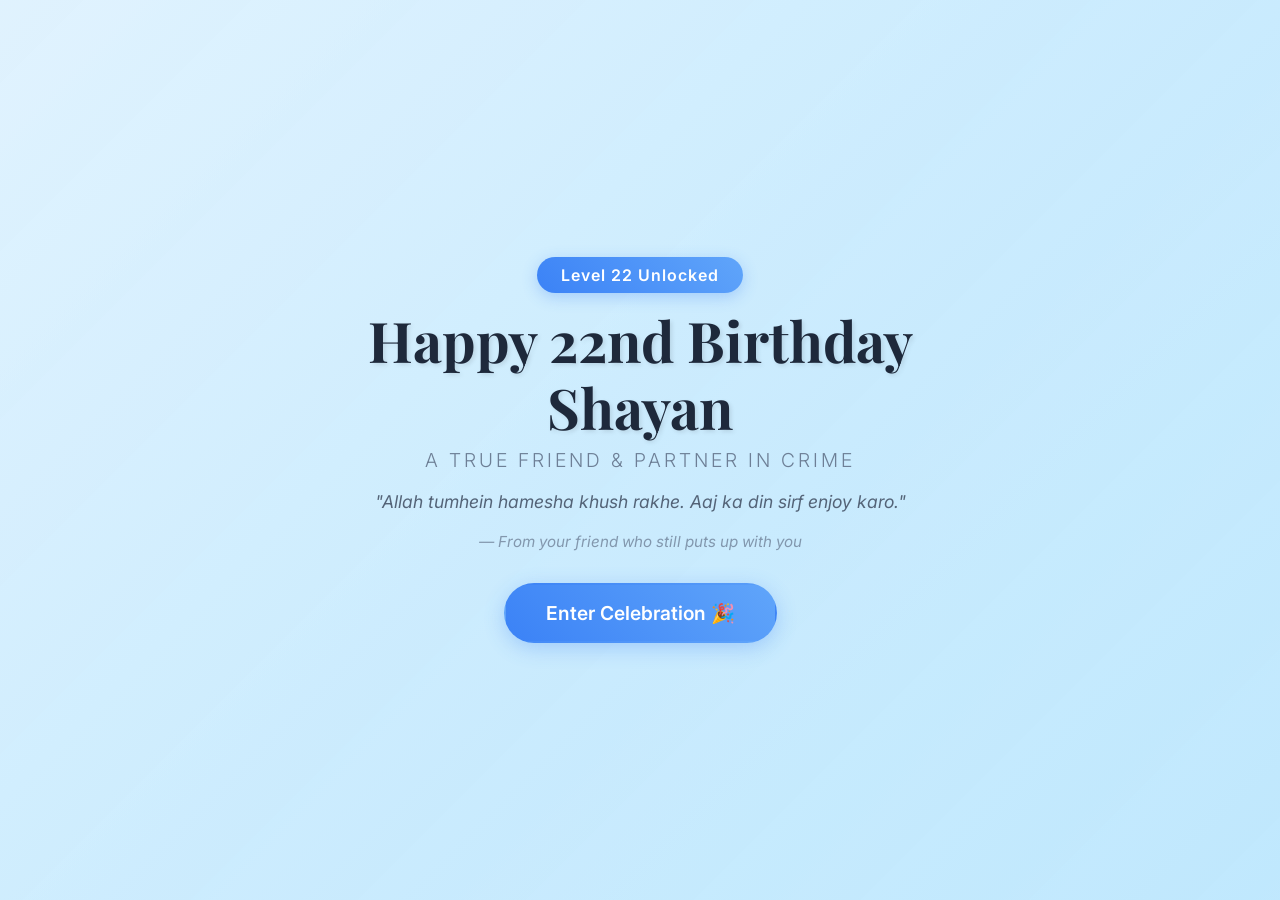
<file: index.html>
<!DOCTYPE html>
<html lang="en">
<head>
    <meta charset="UTF-8">
    <meta name="viewport" content="width=device-width, initial-scale=1.0">
    <title>Happy 22nd Birthday, Shayan</title>
    <link href="https://fonts.googleapis.com/css2?family=Playfair+Display:wght@400;700&family=Inter:wght@300;400;600&display=swap" rel="stylesheet">
    <link rel="stylesheet" href="style.css">
    <link rel="stylesheet" href="index.css">
</head>
<body>

    <div class="hero-overlay"></div>

    <div class="container">
        <div class="birthday-content" style="display: block;">
            <div class="level-up-badge">Level 22 Unlocked</div>
            <h1>Happy 22nd Birthday<br>Shayan</h1>
            <p class="nickname-text">A True Friend & Partner in Crime</p>
            <p class="greeting">"Allah tumhein hamesha khush rakhe. Aaj ka din sirf enjoy karo."</p>
            <p class="from-text">— From your friend who still puts up with you</p>
            <a href="wishes.html" class="cta-button">Enter Celebration 🎉</a>
        </div>
    </div>

</body>
</html>
</file>
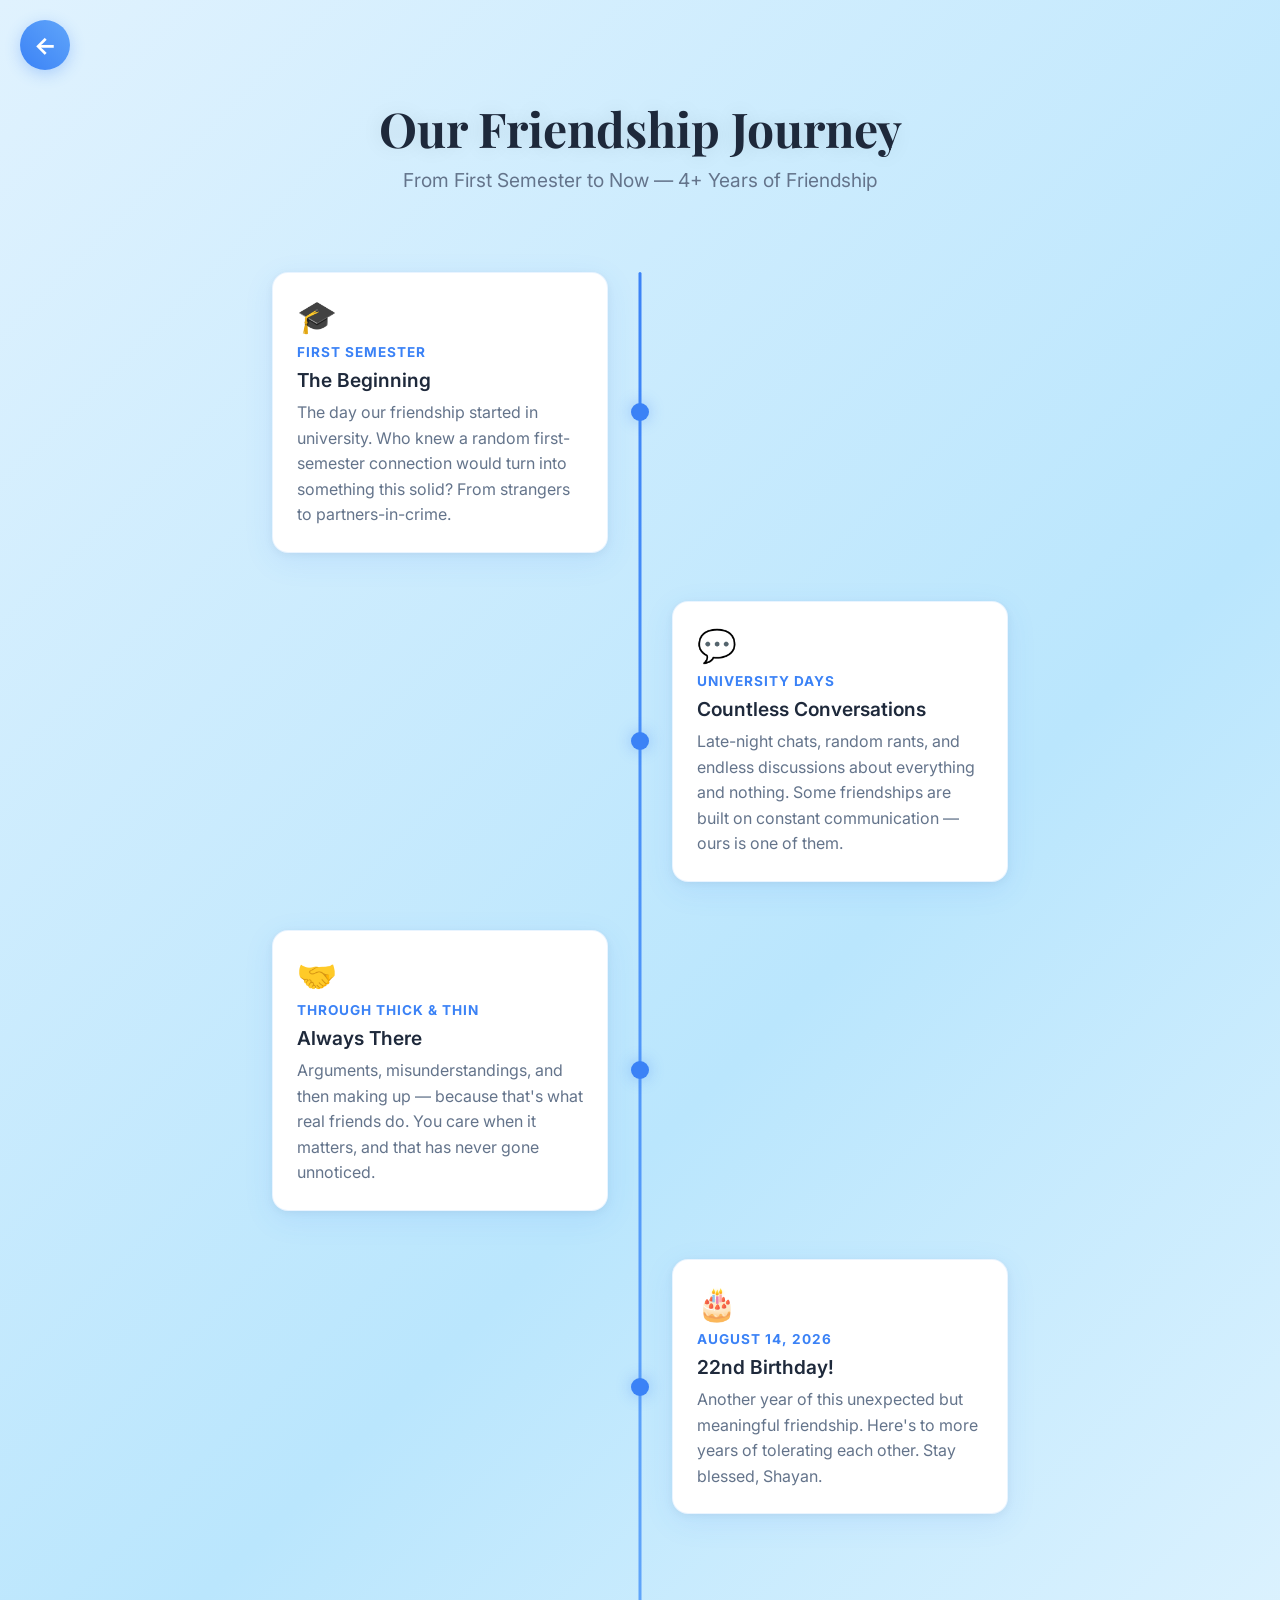
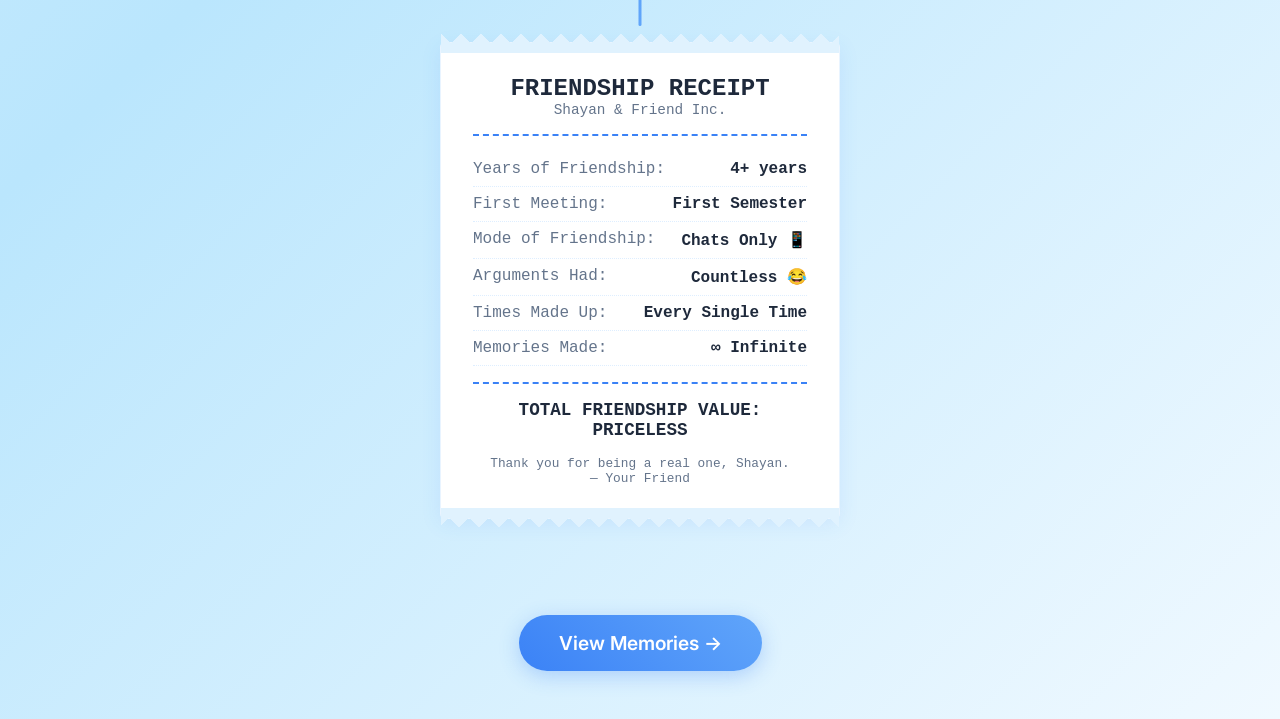
<file: timeline.html>
<!DOCTYPE html>
<html lang="en">
<head>
    <meta charset="UTF-8">
    <meta name="viewport" content="width=device-width, initial-scale=1.0">
    <title>Shayan's Journey</title>
    
    <!-- Google Fonts -->
    <link href="https://fonts.googleapis.com/css2?family=Playfair+Display:wght@400;700&family=Inter:wght@300;400;600&display=swap" rel="stylesheet">
    
    <!-- Stylesheets -->
    <link rel="stylesheet" href="style.css">
    <link rel="stylesheet" href="timeline.css">
</head>
<body>

    <!-- Back Button -->
    <a href="wishes.html" class="back-btn" title="Go Back">←</a>

    <!-- Page Title -->
    <h1 class="page-title">Our Friendship Journey</h1>
    <p class="page-subtitle">From First Semester to Now — 4+ Years of Friendship</p>

    <!-- Timeline -->
    <div class="timeline">
        <div class="timeline-item">
            <div class="timeline-dot"></div>
            <div class="timeline-content">
                <div class="timeline-emoji">🎓</div>
                <div class="timeline-date">First Semester</div>
                <div class="timeline-title">The Beginning</div>
                <div class="timeline-desc">The day our friendship started in university. Who knew a random first-semester connection would turn into something this solid? From strangers to partners-in-crime.</div>
            </div>
        </div>

        <div class="timeline-item">
            <div class="timeline-dot"></div>
            <div class="timeline-content">
                <div class="timeline-emoji">💬</div>
                <div class="timeline-date">University Days</div>
                <div class="timeline-title">Countless Conversations</div>
                <div class="timeline-desc">Late-night chats, random rants, and endless discussions about everything and nothing. Some friendships are built on constant communication — ours is one of them.</div>
            </div>
        </div>

        <div class="timeline-item">
            <div class="timeline-dot"></div>
            <div class="timeline-content">
                <div class="timeline-emoji">🤝</div>
                <div class="timeline-date">Through Thick & Thin</div>
                <div class="timeline-title">Always There</div>
                <div class="timeline-desc">Arguments, misunderstandings, and then making up — because that's what real friends do. You care when it matters, and that has never gone unnoticed.</div>
            </div>
        </div>

        <div class="timeline-item">
            <div class="timeline-dot"></div>
            <div class="timeline-content">
                <div class="timeline-emoji">🎂</div>
                <div class="timeline-date">August 14, 2026</div>
                <div class="timeline-title">22nd Birthday!</div>
                <div class="timeline-desc">Another year of this unexpected but meaningful friendship. Here's to more years of tolerating each other. Stay blessed, Shayan.</div>
            </div>
        </div>
    </div>

    <!-- Friendship Receipt -->
    <div class="receipt-container">
        <div class="receipt-header">
            <div class="receipt-title">FRIENDSHIP RECEIPT</div>
            <div class="receipt-subtitle">Shayan & Friend Inc.</div>
        </div>
        <div class="receipt-row">
            <span class="receipt-label">Years of Friendship:</span>
            <span class="receipt-value">4+ years</span>
        </div>
        <div class="receipt-row">
            <span class="receipt-label">First Meeting:</span>
            <span class="receipt-value">First Semester</span>
        </div>
        <div class="receipt-row">
            <span class="receipt-label">Mode of Friendship:</span>
            <span class="receipt-value">Chats Only 📱</span>
        </div>
        <div class="receipt-row">
            <span class="receipt-label">Arguments Had:</span>
            <span class="receipt-value">Countless 😂</span>
        </div>
        <div class="receipt-row">
            <span class="receipt-label">Times Made Up:</span>
            <span class="receipt-value">Every Single Time</span>
        </div>
        <div class="receipt-row">
            <span class="receipt-label">Memories Made:</span>
            <span class="receipt-value">∞ Infinite</span>
        </div>
        <div class="receipt-total">
            <strong>TOTAL FRIENDSHIP VALUE: PRICELESS</strong>
        </div>
        <div class="receipt-footer">
            Thank you for being a real one, Shayan.<br>
            — Your Friend
        </div>
    </div>

    <!-- Next Page Button -->
    <div style="text-align: center; margin: 3rem 0;">
        <a href="memories.html" class="next-btn">View Memories →</a>
    </div>

    <!-- Scripts -->
    <script src="timeline.js"></script>
</body>
</html>
</file>
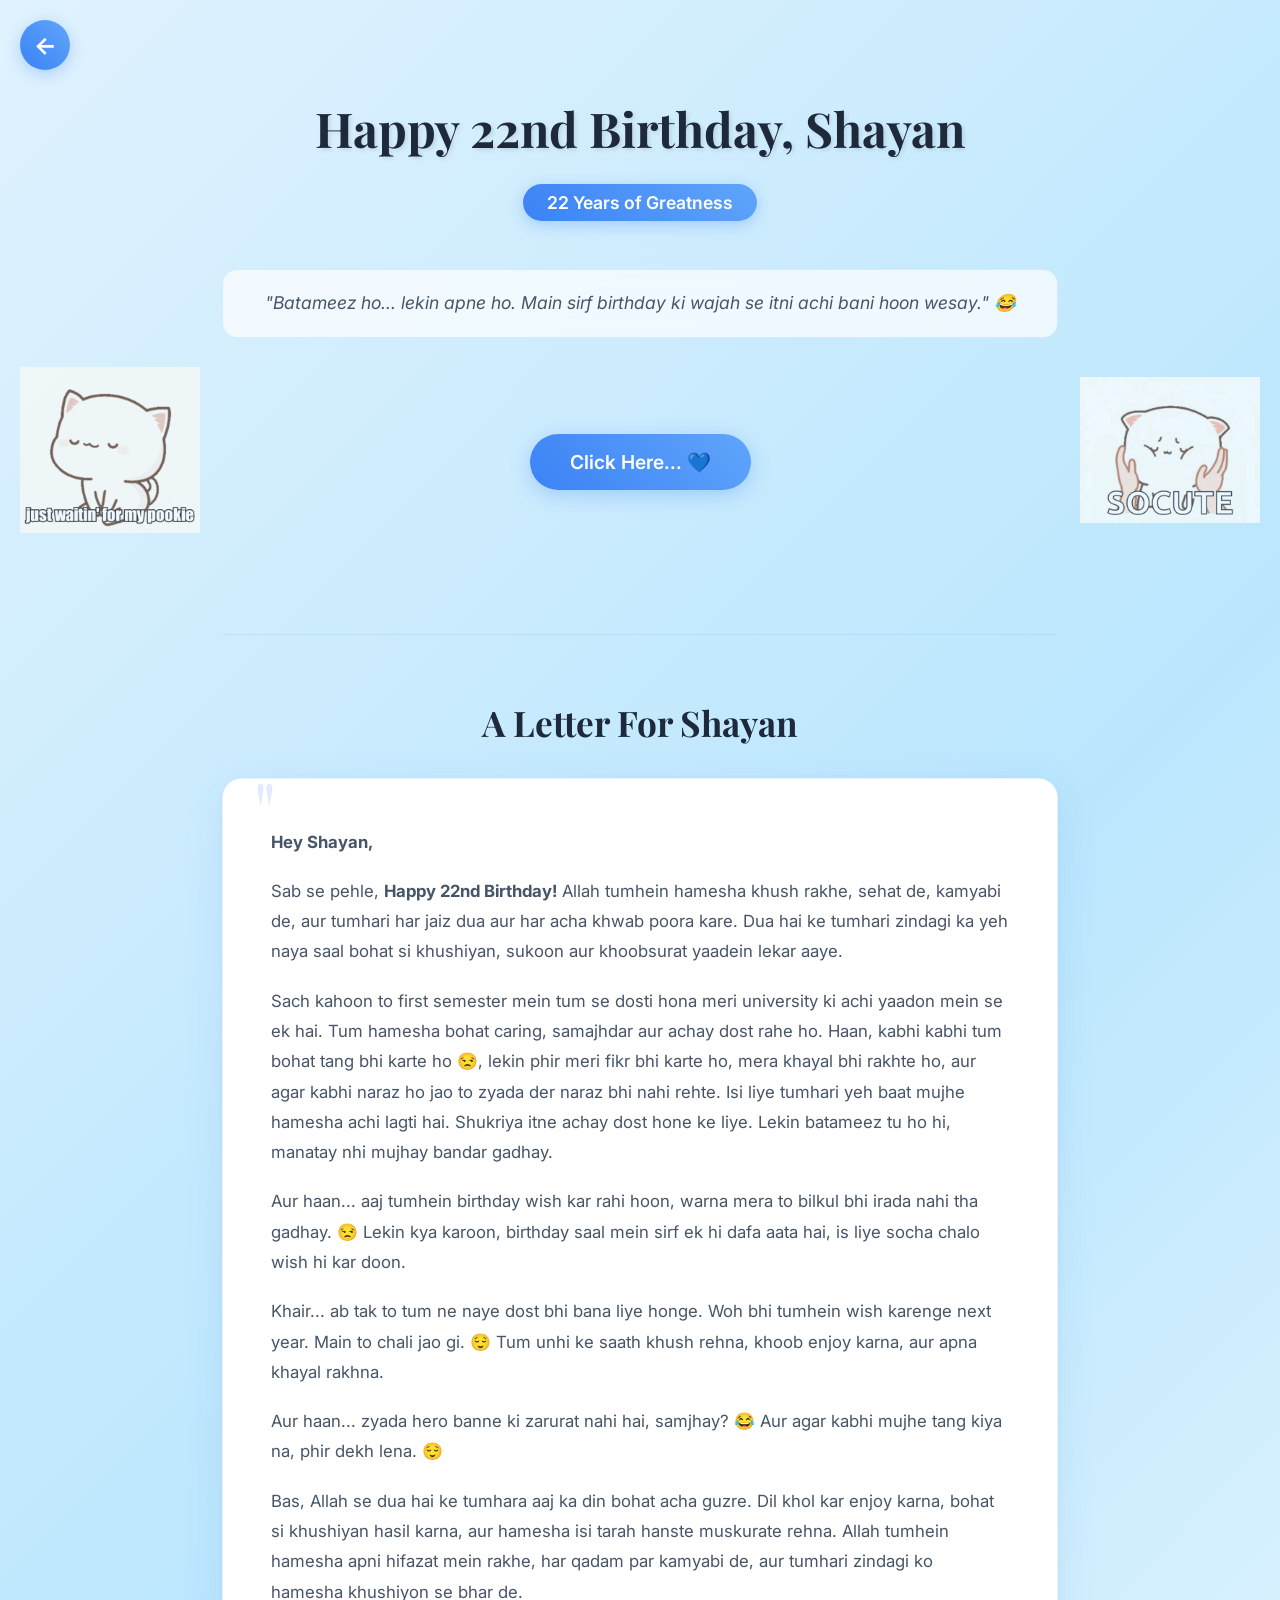
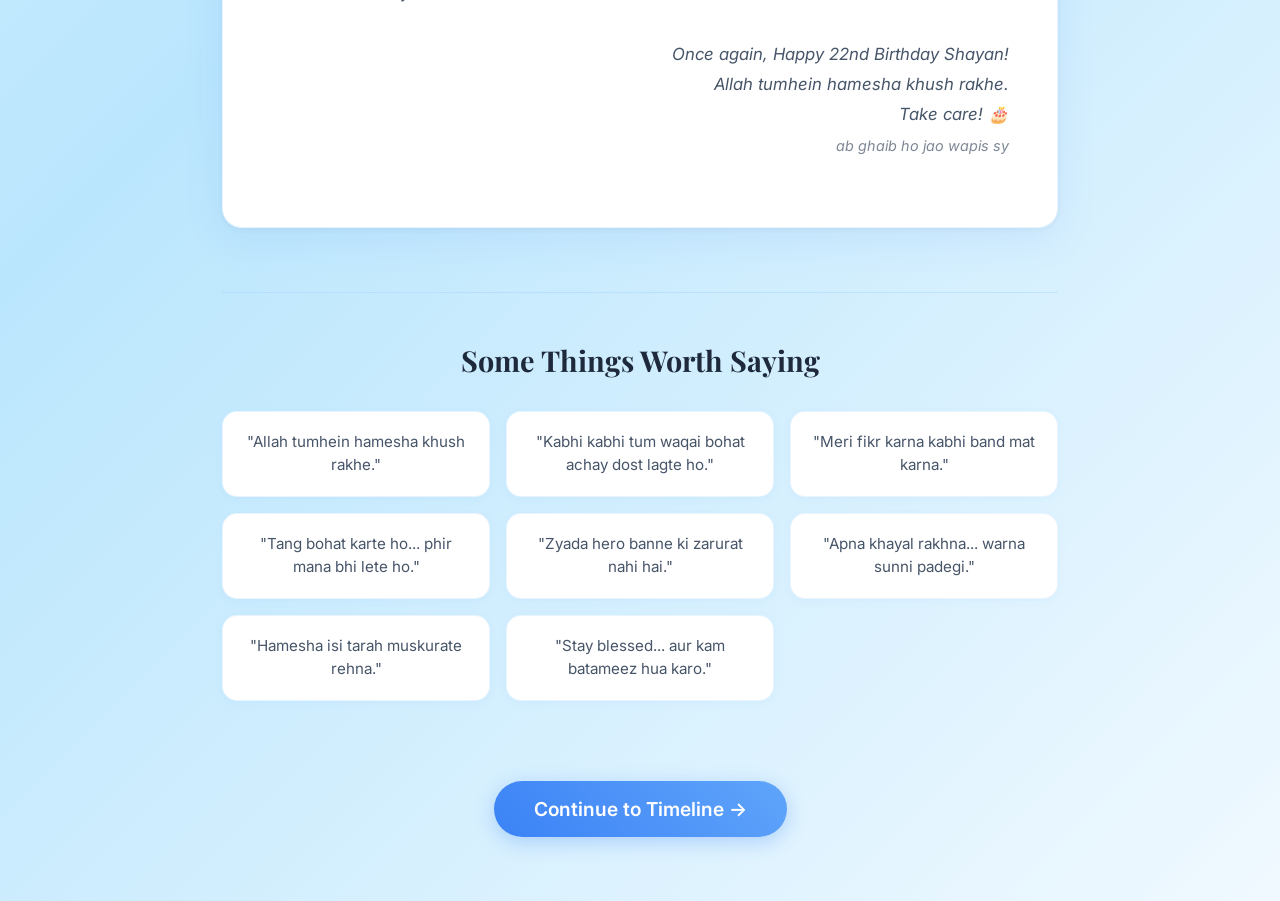
<file: wishes.html>
<!DOCTYPE html>
<html lang="en">
<head>
    <meta charset="UTF-8">
    <meta name="viewport" content="width=device-width, initial-scale=1.0">
    <title>Birthday Wishes for Shayan</title>
    
    <!-- Google Fonts -->
    <link href="https://fonts.googleapis.com/css2?family=Playfair+Display:wght@400;700&family=Inter:wght@300;400;600&display=swap" rel="stylesheet">
    
    <!-- Stylesheets -->
    <link rel="stylesheet" href="style.css">
    <link rel="stylesheet" href="wishes.css">
</head>
<body>

    <!-- Floating GIFs on Both Sides -->
    <div class="side-gif side-gif-left">
        <img src="gif1.gif" alt="cute cat">
    </div>
    <div class="side-gif side-gif-right">
        <img src="gif2.gif" alt="cute cat">
    </div>

    <!-- Back Button -->
    <a href="index.html" class="back-btn" title="Go Back">←</a>

    <!-- Main Container -->
    <div class="container">
        <h1>Happy 22nd Birthday, Shayan</h1>
        <p class="age-badge">22 Years of Greatness</p>

        <!-- Tagline -->
        <div class="tagline">
            "Batameez ho... lekin apne ho. Main sirf birthday ki wajah se itni achi bani hoon wesay." 😂
        </div>

        <!-- Reasons Section -->
        <div class="reasons-section">
            <!-- Reasons Container (White Cards with GIF inside) -->
            <div id="reasons-container"></div>

            <!-- Shuffle Button -->
            <button class="shuffle-button" id="shuffleBtn">Click Here... 💙</button>
            <div class="reason-counter" id="reasonCounter"></div>
        </div>

        <!-- Birthday Letter Section -->
        <section class="letter-section">
            <h2>A Letter For Shayan</h2>
            <div class="letter-box">
                <p><strong>Hey Shayan,</strong></p>
                
                <p>Sab se pehle, <strong>Happy 22nd Birthday!</strong> Allah tumhein hamesha khush rakhe, sehat de, kamyabi de, aur tumhari har jaiz dua aur har acha khwab poora kare. Dua hai ke tumhari zindagi ka yeh naya saal bohat si khushiyan, sukoon aur khoobsurat yaadein lekar aaye.</p>
                
                <p>Sach kahoon to first semester mein tum se dosti hona meri university ki achi yaadon mein se ek hai. Tum hamesha bohat caring, samajhdar aur achay dost rahe ho. Haan, kabhi kabhi tum bohat tang bhi karte ho 😒, lekin phir meri fikr bhi karte ho, mera khayal bhi rakhte ho, aur agar kabhi naraz ho jao to zyada der naraz bhi nahi rehte. Isi liye tumhari yeh baat mujhe hamesha achi lagti hai. Shukriya itne achay dost hone ke liye. Lekin batameez tu ho hi, manatay nhi mujhay bandar gadhay.</p>
                
                <p>Aur haan... aaj tumhein birthday wish kar rahi hoon, warna mera to bilkul bhi irada nahi tha gadhay. 😒 Lekin kya karoon, birthday saal mein sirf ek hi dafa aata hai, is liye socha chalo wish hi kar doon.</p>
                
                <p>Khair... ab tak to tum ne naye dost bhi bana liye honge. Woh bhi tumhein wish karenge next year. Main to chali jao gi. 😌 Tum unhi ke saath khush rehna, khoob enjoy karna, aur apna khayal rakhna.</p>
                
                <p>Aur haan... zyada hero banne ki zarurat nahi hai, samjhay? 😂 Aur agar kabhi mujhe tang kiya na, phir dekh lena. 😌</p>
                
                <p>Bas, Allah se dua hai ke tumhara aaj ka din bohat acha guzre. Dil khol kar enjoy karna, bohat si khushiyan hasil karna, aur hamesha isi tarah hanste muskurate rehna. Allah tumhein hamesha apni hifazat mein rakhe, har qadam par kamyabi de, aur tumhari zindagi ko hamesha khushiyon se bhar de.</p>
                
                <p class="letter-signature">
                    Once again, Happy 22nd Birthday Shayan!<br>
                    Allah tumhein hamesha khush rakhe.<br>
                    Take care! 🎂<br>
                    <span style="font-size:0.9rem; opacity: 0.7;">ab ghaib ho jao wapis sy</span>
                </p>
            </div>
        </section>

        <!-- Quotes Section -->
        <div class="quotes-section">
            <h3>Some Things Worth Saying</h3>
            <div class="quotes-grid">
                <div class="quote-card">"Allah tumhein hamesha khush rakhe."</div>
                <div class="quote-card">"Kabhi kabhi tum waqai bohat achay dost lagte ho."</div>
                <div class="quote-card">"Meri fikr karna kabhi band mat karna."</div>
                <div class="quote-card">"Tang bohat karte ho... phir mana bhi lete ho."</div>
                <div class="quote-card">"Zyada hero banne ki zarurat nahi hai."</div>
                <div class="quote-card">"Apna khayal rakhna... warna sunni padegi."</div>
                <div class="quote-card">"Hamesha isi tarah muskurate rehna."</div>
                <div class="quote-card">"Stay blessed... aur kam batameez hua karo."</div>
            </div>
        </div>

        <!-- Next Page Button -->
        <a href="timeline.html" class="next-btn">Continue to Timeline →</a>
    </div>

    <!-- Scripts -->
    <script src="wishes.js"></script>
</body>
</html>
</file>
<file: style.css>
/* ============================================
   SHARED STYLES - Used by ALL pages (Light Blue)
   ============================================ */

* {
    margin: 0;
    padding: 0;
    box-sizing: border-box;
}

body {
    font-family: 'Inter', sans-serif;
    overflow-x: hidden;
    min-height: 100vh;
    background: #e0f2fe;
}

/* ---------- Back Button ---------- */
.back-btn {
    position: fixed;
    top: 20px;
    left: 20px;
    width: 50px;
    height: 50px;
    background: linear-gradient(45deg, #3b82f6, #60a5fa);
    border-radius: 50%;
    display: flex;
    align-items: center;
    justify-content: center;
    cursor: pointer;
    z-index: 1000;
    box-shadow: 0 4px 15px rgba(59, 130, 246, 0.3);
    transition: transform 0.3s;
    text-decoration: none;
    color: white;
    font-size: 1.5rem;
    font-weight: bold;
}

.back-btn:hover {
    transform: scale(1.1);
}

/* ---------- Next Button ---------- */
.next-btn {
    display: inline-block;
    margin-top: 3rem;
    padding: 1rem 2.5rem;
    font-size: 1.2rem;
    background: linear-gradient(45deg, #3b82f6, #60a5fa);
    color: white;
    border: none;
    border-radius: 50px;
    cursor: pointer;
    font-weight: 600;
    box-shadow: 0 5px 20px rgba(59, 130, 246, 0.3);
    transition: all 0.3s;
    text-decoration: none;
}

.next-btn:hover {
    transform: translateY(-3px);
    box-shadow: 0 8px 25px rgba(59, 130, 246, 0.4);
}

/* ---------- Age Badge ---------- */
.age-badge {
    display: inline-block;
    background: linear-gradient(45deg, #3b82f6, #60a5fa);
    color: white;
    padding: 0.5rem 1.5rem;
    border-radius: 50px;
    font-weight: 600;
    font-size: 1.1rem;
    margin: 1rem 0;
    box-shadow: 0 4px 15px rgba(59, 130, 246, 0.3);
}

/* ---------- Responsive ---------- */
@media (max-width: 768px) {
    .page-title { font-size: 2rem; }
}
</file>
<file: index.css>
/* ============================================
   INDEX.HTML - Landing Page Styles (Light Blue)
   ============================================ */

* {
    margin: 0;
    padding: 0;
    box-sizing: border-box;
}

html, body {
    height: 100%;
}

body {
    background: linear-gradient(135deg, #e0f2fe 0%, #bae6fd 50%, #e0f2fe 100%);
    color: #1e293b;
    font-family: 'Inter', sans-serif;
    background-attachment: fixed;
}

/* ---------- Container ---------- */
.container {
    width: 100%;
    min-height: 100vh;
    display: flex;
    align-items: center;
    justify-content: center;
    position: relative;
    padding: 20px;
}

.hero-overlay {
    position: fixed;
    top: 0;
    left: 0;
    width: 100%;
    height: 100%;
    background: linear-gradient(135deg, rgba(224, 242, 254, 0.9) 0%, rgba(186, 230, 253, 0.85) 100%);
    z-index: 1;
}

/* ---------- Birthday Content ---------- */
.birthday-content {
    text-align: center;
    z-index: 10;
    position: relative;
    width: 90%;
    max-width: 700px;
    margin: 0 auto;
    padding: 20px 0;
}

.level-up-badge {
    display: inline-block;
    background: linear-gradient(45deg, #3b82f6, #60a5fa);
    color: white;
    padding: 0.5rem 1.5rem;
    border-radius: 50px;
    font-weight: 600;
    margin-bottom: 0.8rem;
    font-size: 1rem;
    box-shadow: 0 4px 15px rgba(59, 130, 246, 0.3);
    letter-spacing: 1px;
}

.birthday-content h1 {
    font-family: 'Playfair Display', serif;
    font-size: 3.5rem;
    margin-bottom: 0.5rem;
    text-shadow: 2px 2px 4px rgba(0, 0, 0, 0.1);
    color: #1e293b;
    line-height: 1.2;
}

.nickname-text {
    font-size: 1.2rem;
    opacity: 0.9;
    margin-bottom: 1rem;
    letter-spacing: 3px;
    text-transform: uppercase;
    color: #64748b;
    font-weight: 300;
}

.greeting {
    font-size: 1.1rem;
    line-height: 1.6;
    margin: 1rem 0;
    opacity: 0.9;
    color: #475569;
    font-style: italic;
    min-height: 25px;
}

.from-text {
    font-style: italic;
    opacity: 0.7;
    margin: 0.5rem 0 1.5rem 0;
    color: #64748b;
    font-size: 0.95rem;
}

/* ---------- ENTER BUTTON ---------- */
.cta-button {
    display: inline-block;
    background: linear-gradient(45deg, #3b82f6, #60a5fa);
    color: white;
    padding: 1rem 2.5rem;
    font-size: 1.2rem;
    border-radius: 50px;
    cursor: pointer;
    font-weight: 600;
    margin-top: 0.5rem;
    box-shadow: 0 5px 20px rgba(59, 130, 246, 0.3);
    transition: all 0.3s;
    text-decoration: none;
    border: 2px solid transparent;
    animation: pulseButton 2s ease-in-out infinite;
    position: relative;
    z-index: 100;
}

.cta-button:hover {
    transform: translateY(-3px) scale(1.05);
    box-shadow: 0 8px 25px rgba(59, 130, 246, 0.4);
    border-color: #93c5fd;
    animation: none;
}

@keyframes pulseButton {
    0%, 100% { 
        transform: scale(1); 
        box-shadow: 0 5px 20px rgba(59, 130, 246, 0.3);
    }
    50% { 
        transform: scale(1.05); 
        box-shadow: 0 8px 25px rgba(59, 130, 246, 0.4);
    }
}

/* ---------- Responsive ---------- */
@media (max-width: 768px) {
    .birthday-content h1 { font-size: 2.2rem; }
    .nickname-text { font-size: 1rem; letter-spacing: 2px; }
    .greeting { font-size: 1rem; }
}
</file>
<file: timeline.css>
/* ============================================
   TIMELINE.HTML - Light Blue Theme
   ============================================ */

body {
    background: linear-gradient(135deg, #e0f2fe 0%, #bae6fd 50%, #f0f9ff 100%);
    color: #1e293b;
}

.page-title {
    text-align: center;
    font-family: 'Playfair Display', serif;
    font-size: 3rem;
    color: #1e293b;
    padding-top: 6rem;
    margin-bottom: 0.5rem;
    text-shadow: 0 0 20px rgba(0, 0, 0, 0.1);
}

.page-subtitle {
    text-align: center;
    color: #64748b;
    font-size: 1.2rem;
    margin-bottom: 3rem;
}

/* ---------- Timeline ---------- */
.timeline {
    max-width: 800px;
    margin: 0 auto;
    position: relative;
    padding: 2rem 0;
}

.timeline::before {
    content: '';
    position: absolute;
    left: 50%;
    transform: translateX(-50%);
    width: 3px;
    height: 100%;
    background: linear-gradient(to bottom, #3b82f6, #60a5fa);
    border-radius: 2px;
}

.timeline-item {
    display: flex;
    justify-content: flex-end;
    padding-right: 50%;
    position: relative;
    margin-bottom: 3rem;
    opacity: 0;
    transform: translateX(-50px);
    transition: all 0.6s ease;
}

.timeline-item:nth-child(even) {
    justify-content: flex-start;
    padding-right: 0;
    padding-left: 50%;
    transform: translateX(50px);
}

.timeline-item.visible {
    opacity: 1;
    transform: translateX(0);
}

.timeline-content {
    background: #ffffff;
    padding: 1.5rem;
    border-radius: 16px;
    max-width: 350px;
    margin: 0 2rem;
    box-shadow: 0 8px 30px rgba(59, 130, 246, 0.1), 0 2px 8px rgba(0, 0, 0, 0.05);
    position: relative;
    border: 1px solid rgba(147, 197, 253, 0.2);
}

.timeline-dot {
    position: absolute;
    width: 18px;
    height: 18px;
    background: #3b82f6;
    border-radius: 50%;
    top: 50%;
    transform: translateY(-50%);
    box-shadow: 0 0 15px rgba(59, 130, 246, 0.4);
}

.timeline-item:nth-child(odd) .timeline-dot {
    right: calc(50% - 9px);
}

.timeline-item:nth-child(even) .timeline-dot {
    left: calc(50% - 9px);
}

.timeline-emoji {
    font-size: 2rem;
    margin-bottom: 0.5rem;
}

.timeline-date {
    font-size: 0.85rem;
    color: #3b82f6;
    font-weight: 700;
    margin-bottom: 0.5rem;
    text-transform: uppercase;
    letter-spacing: 1px;
}

.timeline-title {
    font-size: 1.2rem;
    color: #1e293b;
    font-weight: 600;
    margin-bottom: 0.5rem;
}

.timeline-desc {
    font-size: 1rem;
    color: #64748b;
    line-height: 1.6;
}

/* ---------- Friendship Receipt ---------- */
.receipt-container {
    max-width: 400px;
    margin: 3rem auto;
    background: #ffffff;
    padding: 2rem;
    border-radius: 5px;
    box-shadow: 0 5px 20px rgba(59, 130, 246, 0.1);
    font-family: 'Courier New', monospace;
    position: relative;
    border: 1px solid rgba(147, 197, 253, 0.2);
}

.receipt-container::before,
.receipt-container::after {
    content: '';
    position: absolute;
    left: 0;
    right: 0;
    height: 20px;
    background: 
        linear-gradient(45deg, transparent 33.33%, #e0f2fe 33.33%, #e0f2fe 66.66%, transparent 66.66%),
        linear-gradient(-45deg, transparent 33.33%, #e0f2fe 33.33%, #e0f2fe 66.66%, transparent 66.66%);
    background-size: 20px 40px;
}

.receipt-container::before {
    top: -10px;
}

.receipt-container::after {
    bottom: -10px;
    transform: rotate(180deg);
}

.receipt-header {
    text-align: center;
    border-bottom: 2px dashed #3b82f6;
    padding-bottom: 1rem;
    margin-bottom: 1rem;
}

.receipt-title {
    font-size: 1.5rem;
    font-weight: bold;
    color: #1e293b;
}

.receipt-subtitle {
    font-size: 0.9rem;
    color: #64748b;
}

.receipt-row {
    display: flex;
    justify-content: space-between;
    padding: 0.5rem 0;
    border-bottom: 1px dotted rgba(147, 197, 253, 0.3);
}

.receipt-label {
    color: #64748b;
}

.receipt-value {
    color: #1e293b;
    font-weight: bold;
}

.receipt-total {
    margin-top: 1rem;
    padding-top: 1rem;
    border-top: 2px dashed #3b82f6;
    text-align: center;
    font-size: 1.1rem;
    color: #1e293b;
}

.receipt-footer {
    text-align: center;
    margin-top: 1rem;
    font-size: 0.8rem;
    color: #64748b;
}

/* ---------- Responsive ---------- */
@media (max-width: 768px) {
    .timeline::before {
        left: 20px;
    }

    .timeline-item,
    .timeline-item:nth-child(even) {
        padding-left: 50px;
        padding-right: 0;
        justify-content: flex-start;
    }

    .timeline-item:nth-child(odd) .timeline-dot,
    .timeline-item:nth-child(even) .timeline-dot {
        left: 10px;
        right: auto;
    }

    .page-title {
        font-size: 2rem;
    }
}
</file>
<file: wishes.css>
/* ============================================
   WISHES.HTML - GIF Inside Card + Side GIFs
   ============================================ */

body {
    background: linear-gradient(135deg, #e0f2fe 0%, #bae6fd 50%, #f0f9ff 100%);
    color: #1e293b;
    min-height: 100vh;
    position: relative;
    overflow-x: hidden;
}

/* ============================================
   SIDE GIFS (Floating on left and right)
   ============================================ */

.side-gif {
    position: fixed;
    width: 180px;
    height: 180px;
    z-index: 0;
    pointer-events: none;
    opacity: 0.7;
}

.side-gif img {
    width: 100%;
    height: 100%;
    object-fit: contain;
}

.side-gif-left {
    left: 20px;
    top: 50%;
    transform: translateY(-50%);
    animation: floatLeft 3s ease-in-out infinite;
}

.side-gif-right {
    right: 20px;
    top: 50%;
    transform: translateY(-50%);
    animation: floatRight 3s ease-in-out infinite;
}

@keyframes floatLeft {
    0%, 100% { transform: translateY(-50%) translateX(0); }
    50% { transform: translateY(-50%) translateX(10px); }
}

@keyframes floatRight {
    0%, 100% { transform: translateY(-50%) translateX(0); }
    50% { transform: translateY(-50%) translateX(-10px); }
}

/* ---------- Container ---------- */
.container {
    max-width: 900px;
    margin: 0 auto;
    padding: 6rem 2rem 4rem;
    text-align: center;
    position: relative;
    z-index: 1;
}

h1 {
    font-family: 'Playfair Display', serif;
    font-size: 3rem;
    margin-bottom: 0.5rem;
    color: #1e293b;
    text-shadow: 2px 2px 4px rgba(0, 0, 0, 0.1);
}

/* ---------- Tagline ---------- */
.tagline {
    font-size: 1.1rem;
    color: #475569;
    font-style: italic;
    margin: 2rem 0;
    padding: 1.2rem;
    background: rgba(255, 255, 255, 0.7);
    border-radius: 15px;
    border: 1px solid rgba(147, 197, 253, 0.3);
    line-height: 1.6;
    backdrop-filter: blur(10px);
}

/* ---------- Reasons Section ---------- */
.reasons-section {
    position: relative;
    padding: 2rem 0;
    margin: 2rem 0;
}

/* ============================================
   REASON CARD (GIF inside as background)
   ============================================ */

.reason-card {
    position: relative;
    margin: 1.2rem auto;
    max-width: 600px;
    border-radius: 20px;
    overflow: hidden;
    box-shadow: 0 4px 20px rgba(59, 130, 246, 0.1), 0 1px 3px rgba(0, 0, 0, 0.05);
    border: 1px solid rgba(147, 197, 253, 0.2);
    opacity: 0;
    transform: translateY(20px);
    transition: all 0.5s ease;
    min-height: 100px;
    display: flex;
    align-items: center;
    justify-content: center;
}

.reason-card.visible {
    opacity: 1;
    transform: translateY(0);
}

.reason-card:hover {
    transform: translateY(-5px);
    box-shadow: 0 12px 30px rgba(59, 130, 246, 0.15), 0 4px 8px rgba(0, 0, 0, 0.05);
}

/* GIF Background - fills the card */
.reason-card-bg {
    position: absolute;
    top: 0;
    left: 0;
    width: 100%;
    height: 100%;
    z-index: 0;
    display: flex;
    align-items: center;
    justify-content: center;
    overflow: hidden;
}

.reason-card-bg img {
    width: 180px;
    height: 180px;
    object-fit: contain;
    opacity: 0.9;
}

/* White overlay on top of GIF */
.reason-card-overlay {
    position: absolute;
    top: 0;
    left: 0;
    width: 100%;
    height: 100%;
    background: rgba(255, 255, 255, 0.88);
    z-index: 1;
}

/* Text on top of everything */
.reason-text {
    position: relative;
    z-index: 2;
    font-size: 1.15rem;
    color: #334155;
    line-height: 1.6;
    padding: 1.8rem 2rem;
    text-align: center;
}

/* ---------- Shuffle Button ---------- */
.shuffle-button {
    background: linear-gradient(45deg, #3b82f6, #60a5fa);
    color: white;
    border: none;
    padding: 1rem 2.5rem;
    font-size: 1.2rem;
    border-radius: 50px;
    cursor: pointer;
    font-weight: 600;
    margin: 2rem 0;
    box-shadow: 0 5px 20px rgba(59, 130, 246, 0.3);
    transition: all 0.3s;
    font-family: 'Inter', sans-serif;
    position: relative;
    z-index: 2;
}

.shuffle-button:hover {
    transform: translateY(-3px) scale(1.05);
    box-shadow: 0 8px 25px rgba(59, 130, 246, 0.4);
}

.shuffle-button.story-mode {
    background: linear-gradient(45deg, #64748b, #94a3b8);
}

.reason-counter {
    font-size: 0.9rem;
    color: #64748b;
    margin-top: 1rem;
    position: relative;
    z-index: 2;
}

/* ---------- Birthday Letter Section ---------- */
.letter-section {
    margin-top: 4rem;
    padding-top: 4rem;
    border-top: 1px solid rgba(147, 197, 253, 0.3);
}

.letter-section h2 {
    font-family: 'Playfair Display', serif;
    font-size: 2.2rem;
    color: #1e293b;
    margin-bottom: 2rem;
}

.letter-box {
    background: #ffffff;
    border-radius: 20px;
    padding: 3rem;
    text-align: left;
    box-shadow: 0 10px 40px rgba(59, 130, 246, 0.1), 0 2px 8px rgba(0, 0, 0, 0.05);
    border-top: 3px solid #3b82f6;
    position: relative;
    border: 1px solid rgba(147, 197, 253, 0.2);
}

.letter-box::before {
    content: '"';
    position: absolute;
    top: -10px;
    left: 30px;
    font-size: 5rem;
    color: #3b82f6;
    opacity: 0.15;
    font-family: 'Playfair Display', serif;
    line-height: 1;
}

.letter-box p {
    font-size: 1.05rem;
    line-height: 1.8;
    margin-bottom: 1.2rem;
    color: #475569;
}

.letter-signature {
    text-align: right;
    font-style: italic;
    color: #64748b;
    margin-top: 2rem;
    font-size: 1.05rem;
}

/* ---------- Quotes Section ---------- */
.quotes-section {
    margin-top: 4rem;
    padding-top: 3rem;
    border-top: 1px solid rgba(147, 197, 253, 0.3);
}

.quotes-section h3 {
    font-family: 'Playfair Display', serif;
    font-size: 1.8rem;
    color: #1e293b;
    margin-bottom: 2rem;
}

.quotes-grid {
    display: grid;
    grid-template-columns: repeat(auto-fit, minmax(250px, 1fr));
    gap: 1rem;
    margin-bottom: 2rem;
}

.quote-card {
    background: #ffffff;
    padding: 1.2rem;
    border-radius: 15px;
    border: 1px solid rgba(147, 197, 253, 0.2);
    color: #475569;
    font-size: 0.95rem;
    line-height: 1.5;
    transition: all 0.3s;
    box-shadow: 0 2px 10px rgba(59, 130, 246, 0.05);
}

.quote-card:hover {
    transform: translateY(-3px);
    box-shadow: 0 8px 20px rgba(59, 130, 246, 0.1);
    border-color: rgba(59, 130, 246, 0.3);
}

/* ---------- Responsive ---------- */
@media (max-width: 768px) {
    h1 { font-size: 2.2rem; }
    
    /* Hide side GIFs on mobile */
    .side-gif {
        display: none;
    }
    
    .reason-card {
        max-width: 100%;
        margin: 1.2rem 0.5rem;
    }
    
    .reason-card-bg img {
        width: 140px;
        height: 140px;
    }
    
    .letter-box { padding: 2rem; }
    .quotes-grid { grid-template-columns: 1fr; }
}
</file>
